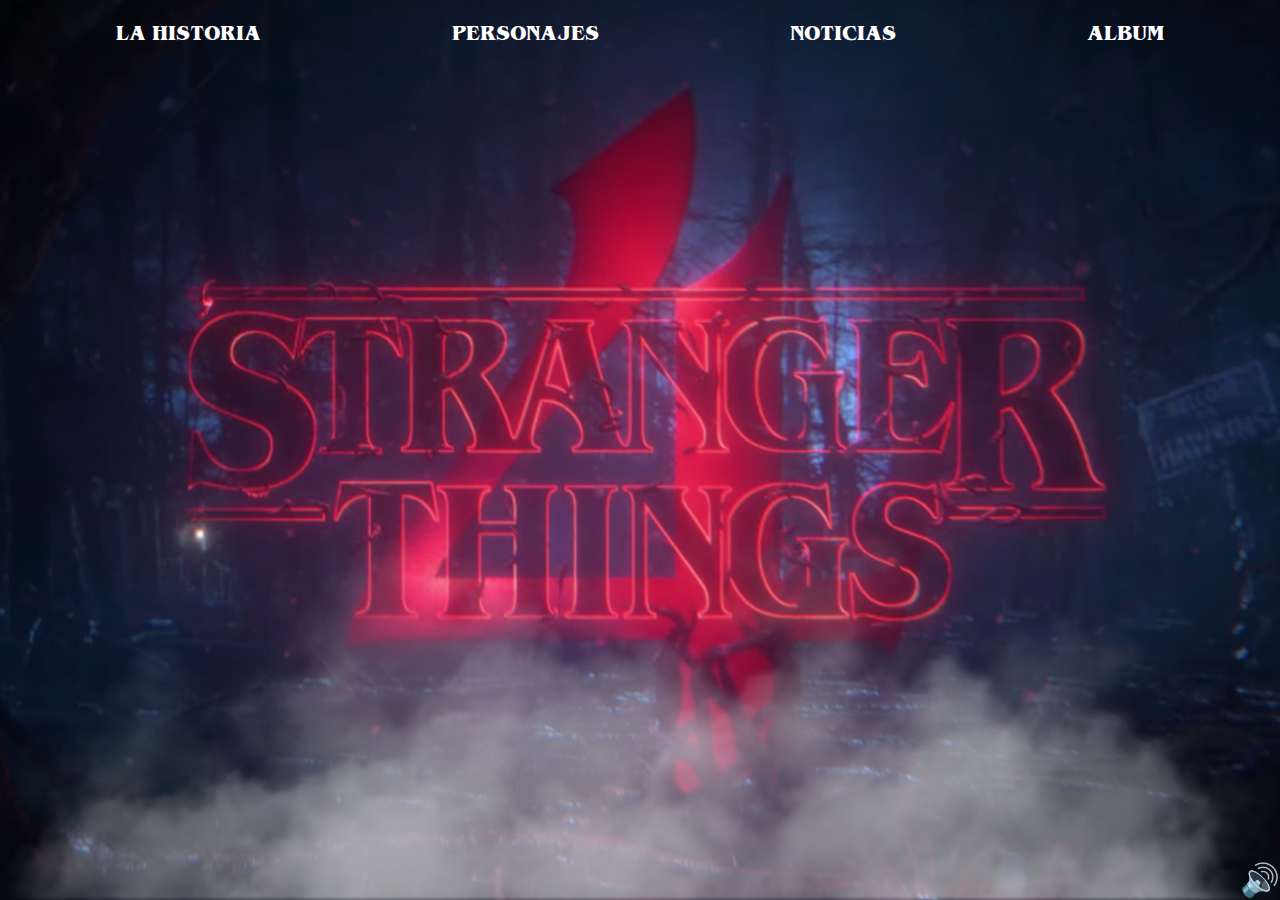
<file: index.html>
<!DOCTYPE html>
<html lang="en">

<head>
  <meta charset="utf-8">
  <link rel="stylesheet" href="StrangerPrinci/CSS/appPrincipal.css">
  <link rel="icon" href="StrangerPrinci/IMG/icons8-color-48.ico">
  <meta name="viewport" content="width=device-width, initial-scale=1.0">
  <meta
    content="Stranger Things,Stranger things nueva temporada, Netflix,películas en línea, películas online, ver TV, TV en línea, TV online, series en línea, series online, ver series, películas en streaming, TV en streaming, streaming inmediato, ver en línea, ver online, películas, ver películas en España, ver TV en línea, ver TV online, sin descargas, películas de duración completa, películas completas"
    name="keywords">
  <meta
    content="Avistamientos extraños. Secretos de Estado. Unos jóvenes valientes. Y una fuerza oscura que sacude a un pueblecito. Ver tráileres y obtener más información."
    name="description">
  <meta property="og:title" content="Stranger Things | Sitio oficial Fans">
  <title>Stranger Things | Sitio oficial Fans</title>

</head>

<body>


  <audio src="StrangerPrinci/sonidos/sonidosRaros.mp3" id="song" loop>

  </audio>

  <div class="banner">
    <div class="clouds">
      <img src="StrangerPrinci/IMG/uno.png" style="--i: 1;" />
      <img src="StrangerPrinci/IMG/dos.png" style="--i: 2;" />
      <img src="StrangerPrinci/IMG/tres.png" style="--i: 3;" />
      <img src="StrangerPrinci/IMG/cuatro.png" style="--i: 4;" />
      <img src="StrangerPrinci/IMG/cinco.png" style="--i: 5;" />
      <nav class="controlSonido">🔊</nav>
    </div>
    <ul class="mainWrapperMovil">
      <li id="historia">La historia</li>
      <li id="personajes">Personajes</li>
      <li id="noticias">Noticias</li>
      <li id="album">Album</li>
    </ul>
  </div>
  <script src="StrangerPrinci/JS/indexJs.js" type="module"></script>
</body>

</html>
</file>
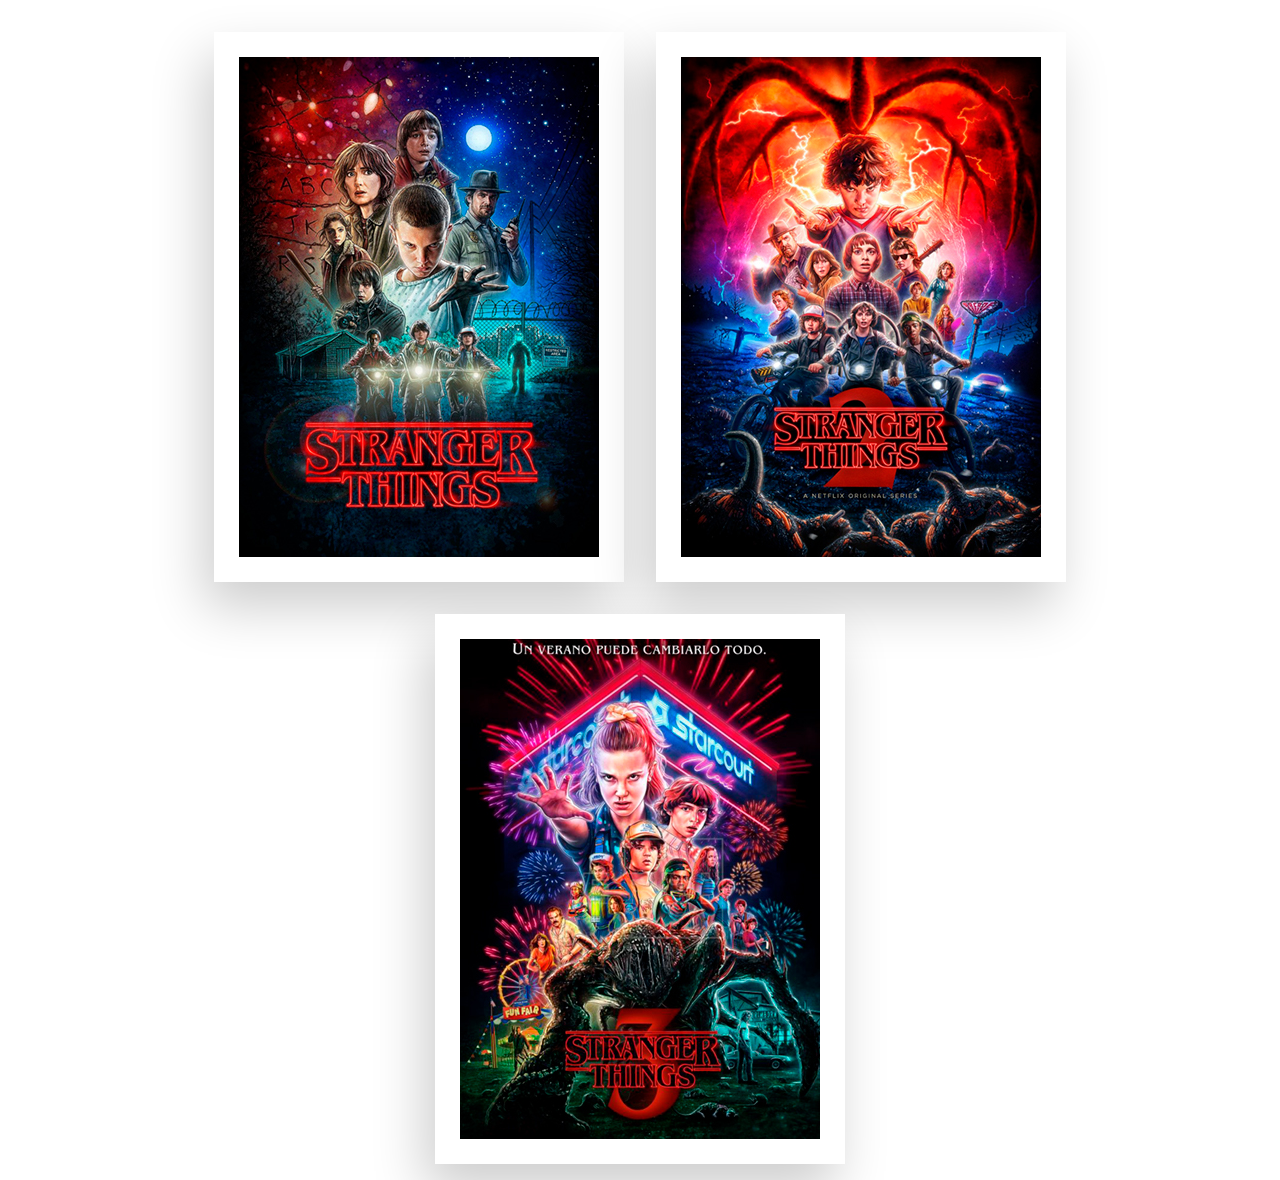
<file: Historia/historia.html>
<!DOCTYPE html>
<html lang="en">

<head>
  <meta charset="utf-8">
  <link rel="stylesheet" href="CSS/appHistoria.css">
  <link rel="icon" href="IMG/icons8-color-48.ico">
  <meta name="viewport" content="width=device-width, initial-scale=1.0">
  <meta
    content="Stranger Things,Stranger things nueva temporada, Netflix,películas en línea, películas online, ver TV, TV en línea, TV online, series en línea, series online, ver series, películas en streaming, TV en streaming, streaming inmediato, ver en línea, ver online, películas, ver películas en España, ver TV en línea, ver TV online, sin descargas, películas de duración completa, películas completas"
    name="keywords">
  <meta
    content="Avistamientos extraños. Secretos de Estado. Unos jóvenes valientes. Y una fuerza oscura que sacude a un pueblecito. Ver tráileres y obtener más información."
    name="description">
  <meta property="og:title" content="Stranger Things | Sitio oficial Fans">

  <title>Stranger Things | Sitio oficial Fans</title>

</head>


<body>

  <div class="marcos">
    <nav class="box" id="temporada1"><img src="IMG/1Temporada.jpg"></nav>
    <nav class="box" id="temporada2"><img src="IMG/2Temporada.jpg"></nav>
    <nav class="box" id="temporada3"><img src="IMG/3temporada.jpg"></nav>

  </div>
  <script src="./JS/JSHistoria.js" type="module"></script>
</body>

</html>
</file>
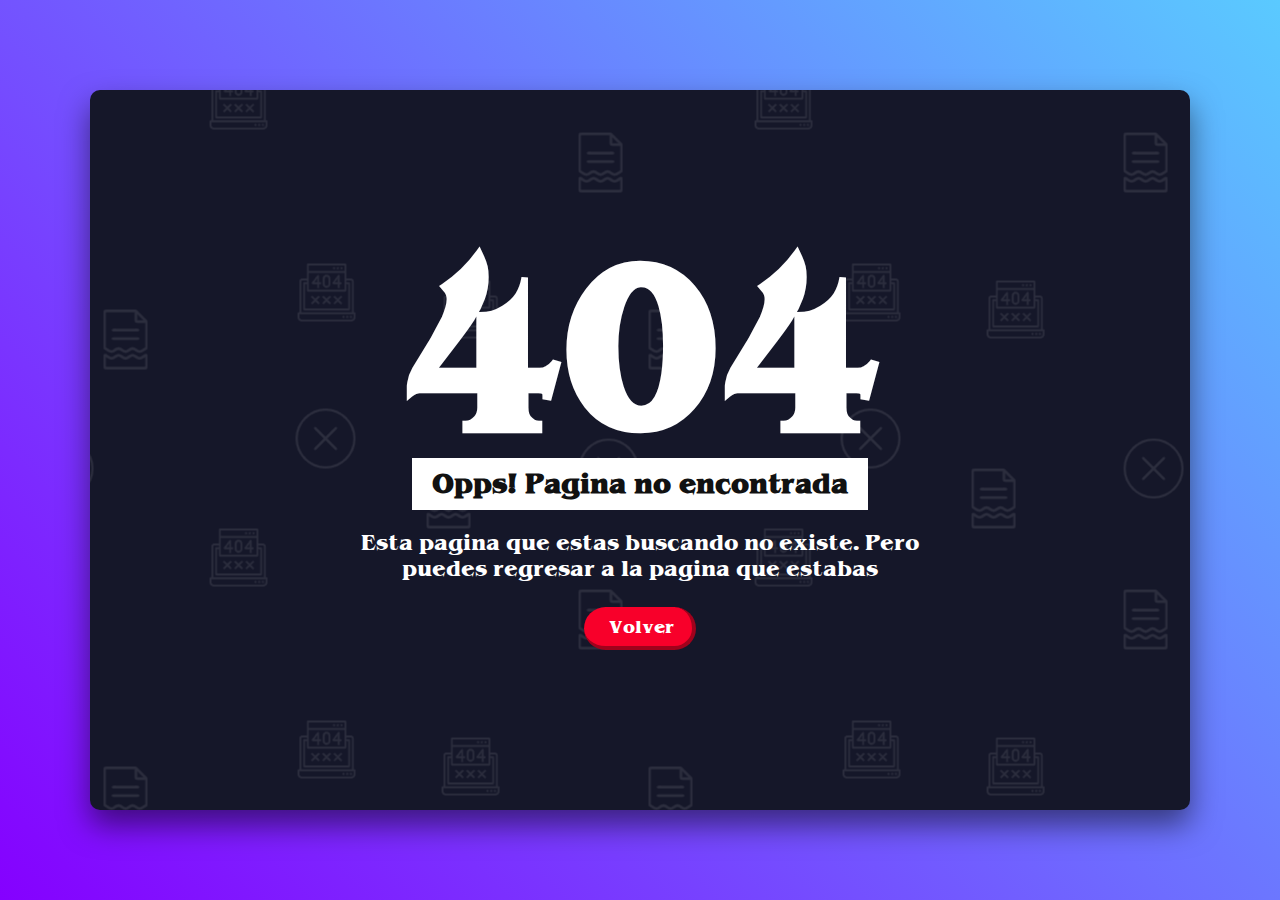
<file: Page404/page404.html>
<!DOCTYPE html>
<html lang="en">



<head>
  <meta charset="utf-8">
  <link rel="stylesheet" href="./css/css.css">
  <link rel="icon" href="StrangerPrinci/IMG/icons8-color-48.ico">
  <meta name="viewport" content="width=device-width, initial-scale=1.0">
  <meta
    content="Stranger Things,Stranger things nueva temporada, Netflix,películas en línea, películas online, ver TV, TV en línea, TV online, series en línea, series online, ver series, películas en streaming, TV en streaming, streaming inmediato, ver en línea, ver online, películas, ver películas en España, ver TV en línea, ver TV online, sin descargas, películas de duración completa, películas completas"
    name="keywords">
  <meta
    content="Avistamientos extraños. Secretos de Estado. Unos jóvenes valientes. Y una fuerza oscura que sacude a un pueblecito. Ver tráileres y obtener más información."
    name="description">
  <meta property="og:title" content="Stranger Things | Sitio oficial Fans">
  <title>Stranger Things | Sitio oficial Fans</title>

</head>

<body>
  <div class="container">
    <div class="content">
      <h2>404</h2>
      <h4>Opps! Pagina no encontrada</h4>
      <p>Esta pagina que estas buscando no existe. Pero puedes regresar a la pagina que estabas</p>
      <nav id="btnComeBack">Volver</nav>
    </div>
  </div>
  <script src="./js/jsMetodos/index.js" type="module"></script>
</body>

</html>
</file>
<file: StrangerPrinci/CSS/appPrincipal.css>
body {
  margin: 0;
  padding: 0;
  font-family: Stranger;
  background: #000;
  -webkit-touch-callout: none;
  -webkit-user-select: none;
  -khtml-user-select: none;
  -moz-user-select: none;
  -ms-user-select: none; }

@font-face {
  font-family: Stranger;
  src: url(../fonts/Stranger.otf); }
.banner {
  position: absolute;
  width: 100%;
  height: 100vh;
  background: url(../IMG/grandeStranger.jpg);
  background-size: cover;
  background-repeat: repeat;
  background-position: bottom; }

.banner .clouds {
  position: absolute;
  top: 0;
  left: 0;
  width: 100%;
  height: 100%;
  overflow: hidden; }

.banner .clouds img {
  position: absolute;
  bottom: 0;
  max-width: 100%;
  opacity: 20%;
  filter: blur(2px);
  animation: animate calc(8s * var(--i)) linear infinite; }

.controlSonido {
  position: absolute;
  bottom: 0rem;
  right: 0rem;
  cursor: pointer;
  z-index: 99;
  font-size: 2rem; }

.mainWrapperMovil {
  width: auto;
  margin: 0;
  padding: 20px;
  display: flex;
  flex-direction: column;
  justify-content: space-around;
  align-items: center;
  flex-wrap: wrap; }

@media (min-width: 700px) {
  .mainWrapperMovil {
    font-size: 1.1em;
    flex-direction: row;
    align-items: flex-start; }

  .mainWrapper {
    font-size: 1.5em; }

  .myIndexCell {
    width: 30%; }

  .footerWrapperMovil {
    position: relative;
    font-size: 2em;
    height: 1em;
    margin-top: 4em;
    bottom: 0.2em; } }
ul {
  margin: 0;
  padding: 0;
  display: flex; }

.banner ul li {
  list-style: none;
  margin: 0 20px;
  transition: 0.5s; }

ul li {
  display: block;
  cursor: pointer;
  position: relative;
  text-decoration: none;
  padding: 2px;
  font-size: 18px;
  font-family: Stranger;
  color: #fff;
  text-transform: uppercase;
  transition: 0.5s; }

ul:hover li {
  transform: scale(1.5);
  opacity: 0.2;
  filter: blur(5px); }

ul li:hover {
  transform: scale(2);
  opacity: 1;
  filter: blur(0); }

@keyframes animate {
  0% {
    transform: translateX(-100%); }
  100% {
    transform: translateX(100%); } }

/*# sourceMappingURL=appPrincipal.css.map */
</file>
<file: Historia/CSS/appHistoria.css>
body {
  margin: 0;
  padding: 0;
  font-family: Stranger;
  display: flex;
  min-height: 100vh;
  justify-content: center;
  align-items: center;
  flex-wrap: wrap;
  overflow-x: hidden; }

.marcos {
  display: flex;
  width: 100%;
  height: 100%;
  display: flex;
  flex-direction: row;
  padding-top: 1rem;
  flex-wrap: wrap;
  justify-content: center;
  z-index: 2;
  background: #ffffff; }

.marcos .box {
  position: relative;
  width: 360px;
  height: 500px;
  background: #fff;
  margin: 1rem;
  z-index: 2;
  padding: 25px;
  box-shadow: -10px 25px 50px rgba(0, 0, 0, 0.2);
  cursor: pointer;
  transition: 1.4s ease-in; }

.marcos .box:hover {
  box-shadow: 10px 50px 100px rgba(0, 0, 0, 0.5); }

@font-face {
  font-family: Stranger;
  src: url(../fonts/Stranger.otf); }

/*# sourceMappingURL=appHistoria.css.map */
</file>
<file: Page404/css/css.css>
@charset "UTF-8";
@font-face {
  font-family: Stranger;
  src: url(../../StrangerPrinci/fonts/Stranger.otf); }
* {
  margin: 0;
  padding: 0;
  font-family: Stranger;
  box-sizing: border-box;
  -webkit-touch-callout: none;
  -webkit-user-select: none;
  -khtml-user-select: none;
  -moz-user-select: none;
  -ms-user-select: none; }

body {
  background: linear-gradient(45deg, #8500ff, #5acaff);
  height: 100vh; }

.prueba {
  /* Ubicación de la imagen */
  background-image: url(../IMG/fondo.jpeg);
  /* Para dejar la imagen de fondo centrada, vertical y

horizontalmente */
  background-position: center center;
  /* Para que la imagen de fondo no se repita */
  background-repeat: no-repeat;
  /* La imagen se fija en la ventana de visualización para que la altura de la imagen no supere a la del contenido */
  background-attachment: fixed;
  /* La imagen de fondo se reescala automáticamente con el cambio del ancho de ventana del navegador */
  background-size: cover;
  /* Se muestra un color de fondo mientras se está cargando la imagen

de fondo o si hay problemas para cargarla */
  background-color: black; }

.container {
  display: flex;
  justify-content: center;
  align-items: center;
  background-image: url(../IMG/p404.png);
  box-shadow: 0 15px 30px rgba(0, 0, 0, 0.5);
  background-color: #151729;
  position: absolute;
  top: 10vh;
  bottom: 10vh;
  left: 10vh;
  right: 10vh;
  border-radius: 10px;
  background-position: center center; }

.container .content {
  max-width: 600px;
  text-align: center; }

.container .content h2 {
  font-size: 13rem;
  color: #fff;
  line-height: 1em; }

.container .content h4 {
  position: relative;
  font-size: 1.5em;
  margin-bottom: 20px;
  color: #111;
  background: #fff;
  padding: 10px 20px;
  display: inline-block; }

.container .content p {
  color: #fff;
  font-size: 1.2em; }

.container .content nav {
  position: relative;
  display: inline-block;
  padding: 10px 25px;
  background: #f8002a;
  border-radius: 25px;
  color: #fff;
  margin-top: 25px;
  border-bottom: 4px solid #a0021c;
  border-right: 4px solid #a0021c;
  cursor: pointer;
  height: 2.7rem;
  width: 7rem; }

.pulsado {
  border: none; }

@media (max-width: 1200px) {
  .container .content h4 {
    font-size: 0.5em; }

  .container .content h2 {
    font-size: 6rem;
    color: #fff;
    line-height: 1em; }

  .container .content p {
    color: #fff;
    font-size: 0.7em; } }

/*# sourceMappingURL=css.css.map */
</file>
